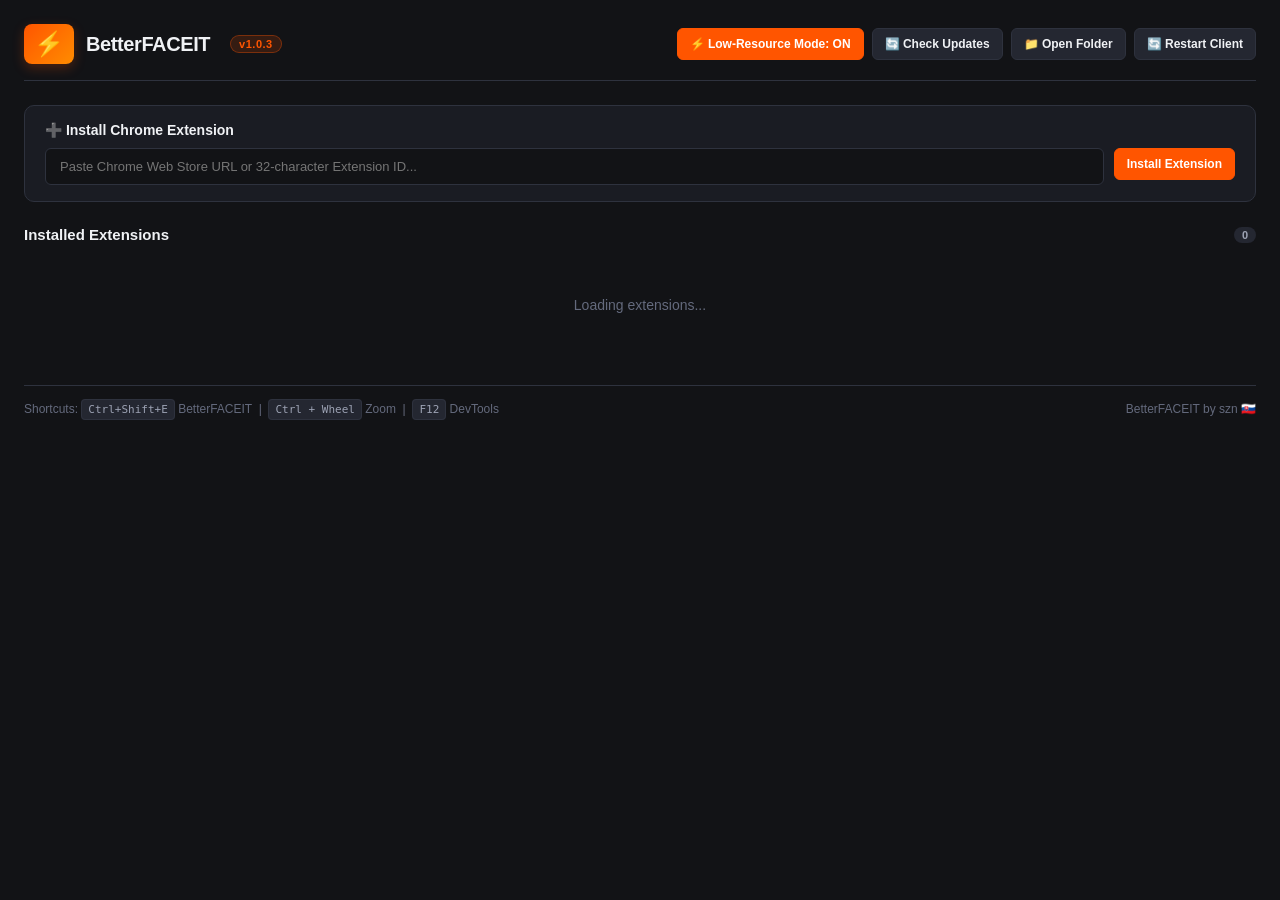
<file: src/extensionsManager.html>
<!DOCTYPE html>
<html lang="en">
<head>
    <meta charset="UTF-8">
    <meta name="viewport" content="width=device-width, initial-scale=1.0">
    <title>BetterFACEIT</title>
    <style>
        :root {
            --bg-primary: #121316;
            --bg-secondary: #1a1c23;
            --bg-tertiary: #242731;
            --border-color: #2e323e;
            --accent-color: #ff5500;
            --accent-hover: #ff6e26;
            --text-primary: #f0f2f5;
            --text-secondary: #9da3b4;
            --text-muted: #646a7d;
            --success-color: #10b981;
            --danger-color: #ef4444;
            --radius-md: 10px;
            --radius-sm: 6px;
        }

        * {
            box-sizing: border-box;
            margin: 0;
            padding: 0;
            font-family: -apple-system, BlinkMacSystemFont, "Segoe UI", Roboto, Helvetica, Arial, sans-serif;
            -webkit-user-select: none;
            user-select: none;
        }

        body {
            background-color: var(--bg-primary);
            color: var(--text-primary);
            padding: 24px;
            min-height: 100vh;
        }

        /* Minimal Dark Scrollbar */
        ::-webkit-scrollbar {
            width: 6px;
            height: 6px;
        }
        ::-webkit-scrollbar-track {
            background: #121316;
        }
        ::-webkit-scrollbar-thumb {
            background: #2a2e39;
            border-radius: 3px;
        }
        ::-webkit-scrollbar-thumb:hover {
            background: #ff5500;
        }
        * {
            scrollbar-width: thin;
            scrollbar-color: #2a2e39 #121316;
        }

        header {
            display: flex;
            align-items: center;
            justify-content: space-between;
            gap: 16px;
            margin-bottom: 24px;
            padding-bottom: 16px;
            border-bottom: 1px solid var(--border-color);
            flex-wrap: nowrap;
        }

        .header-title {
            display: flex;
            align-items: center;
            gap: 12px;
            min-width: 0;
            flex-shrink: 1;
        }

        .header-icon {
            font-size: 24px;
            background: linear-gradient(135deg, #ff5500, #ff8c00);
            padding: 6px 10px;
            border-radius: 8px;
            display: flex;
            align-items: center;
            justify-content: center;
            box-shadow: 0 4px 12px rgba(255, 85, 0, 0.25);
            flex-shrink: 0;
        }

        h1 {
            font-size: 20px;
            font-weight: 700;
            color: var(--text-primary);
            letter-spacing: -0.4px;
            white-space: nowrap;
        }

        .toggle-btn {
            font-size: 11px !important;
            font-weight: 700 !important;
            padding: 6px 12px !important;
            height: 30px !important;
            border-radius: 6px !important;
            letter-spacing: 0.3px;
            transition: all 0.2s ease !important;
            white-space: nowrap !important;
        }

        .toggle-btn.enabled {
            background: rgba(16, 185, 129, 0.12) !important;
            border-color: #10b981 !important;
            color: #10b981 !important;
        }

        .toggle-btn.enabled:hover {
            background: rgba(16, 185, 129, 0.24) !important;
        }

        .toggle-btn.disabled {
            background: rgba(100, 116, 139, 0.12) !important;
            border-color: #475569 !important;
            color: #94a3b8 !important;
        }

        .toggle-btn.disabled:hover {
            background: rgba(100, 116, 139, 0.24) !important;
            color: #e2e8f0 !important;
        }

        .restart-banner {
            background: linear-gradient(135deg, rgba(255, 85, 0, 0.15), rgba(255, 85, 0, 0.05));
            border: 1px solid var(--accent-color);
            border-radius: var(--radius-sm);
            padding: 8px 14px;
            margin-bottom: 20px;
            display: flex;
            justify-content: space-between;
            align-items: center;
            font-size: 13px;
            color: #ff8533;
        }

        .header-actions {
            display: flex;
            gap: 8px;
            align-items: center;
            flex-shrink: 0;
            flex-wrap: nowrap;
        }

        button {
            background-color: var(--bg-tertiary);
            color: var(--text-primary);
            border: 1px solid var(--border-color);
            padding: 6px 12px;
            height: 32px;
            border-radius: var(--radius-sm);
            font-size: 12px;
            font-weight: 600;
            cursor: pointer;
            transition: all 0.15s ease;
            display: inline-flex;
            align-items: center;
            justify-content: center;
            gap: 6px;
            white-space: nowrap;
            flex-shrink: 0;
            line-height: 1;
        }

        button:hover {
            background-color: #2f3442;
            border-color: #3e4455;
        }

        button.primary {
            background-color: var(--accent-color);
            border-color: var(--accent-color);
            color: #fff;
        }

        button.primary:hover {
            background-color: var(--accent-hover);
            border-color: var(--accent-hover);
        }

        .zoom-btn-group {
            display: inline-flex;
            align-items: center;
            background-color: var(--bg-secondary);
            border: 1px solid var(--border-color);
            border-radius: var(--radius-sm);
            padding: 2px 6px;
            height: 32px;
            gap: 3px;
            flex-shrink: 0;
            white-space: nowrap;
        }

        .zoom-label {
            font-size: 11px;
            color: var(--text-secondary);
            font-weight: 600;
            padding-right: 2px;
            user-select: none;
            white-space: nowrap;
        }

        .zoom-btn {
            background-color: var(--bg-tertiary) !important;
            border: 1px solid var(--border-color) !important;
            color: var(--text-primary) !important;
            width: 22px !important;
            height: 22px !important;
            padding: 0 !important;
            border-radius: 4px !important;
            font-size: 13px !important;
            font-weight: 700 !important;
            display: inline-flex !important;
            align-items: center !important;
            justify-content: center !important;
            cursor: pointer;
            transition: all 0.15s;
            flex-shrink: 0;
        }

        .zoom-btn:hover {
            border-color: var(--accent-color) !important;
            color: var(--accent-color) !important;
            background-color: var(--bg-primary) !important;
        }

        .zoom-val-btn {
            background: none !important;
            border: none !important;
            color: var(--text-primary) !important;
            font-size: 11px !important;
            font-weight: 700 !important;
            padding: 2px 4px !important;
            min-width: 36px !important;
            text-align: center;
            cursor: pointer;
            border-radius: 4px !important;
            transition: all 0.15s;
            white-space: nowrap;
            flex-shrink: 0;
        }

        .version-badge {
            font-size: 11px;
            font-weight: 700;
            background: rgba(255, 85, 0, 0.15);
            color: var(--accent-color);
            border: 1px solid rgba(255, 85, 0, 0.35);
            border-radius: 12px;
            padding: 2px 8px;
            margin-left: 8px;
            letter-spacing: 0.5px;
            align-self: center;
        }

        .update-banner {
            background: linear-gradient(90deg, #182230 0%, #151c27 100%);
            border: 1px solid #ff5500;
            border-radius: var(--radius-md);
            padding: 12px 18px;
            margin-bottom: 20px;
            display: flex;
            align-items: center;
            justify-content: space-between;
            box-shadow: 0 4px 16px rgba(255, 85, 0, 0.2);
            font-weight: 600;
            font-size: 13px;
            gap: 16px;
        }

        .update-banner span {
            display: flex;
            align-items: center;
            gap: 8px;
        }

        .install-box {
            background-color: var(--bg-secondary);
            border: 1px solid var(--border-color);
            border-radius: var(--radius-md);
            padding: 16px 20px;
            margin-bottom: 24px;
        }

        .install-box-title {
            font-size: 14px;
            font-weight: 600;
            margin-bottom: 10px;
            display: flex;
            align-items: center;
            gap: 8px;
        }

        .input-group {
            display: flex;
            gap: 10px;
        }

        input[type="text"] {
            flex: 1;
            background-color: var(--bg-primary);
            border: 1px solid var(--border-color);
            color: var(--text-primary);
            padding: 10px 14px;
            border-radius: var(--radius-sm);
            font-size: 13px;
            outline: none;
            transition: border-color 0.2s;
            user-select: text;
            -webkit-user-select: text;
        }

        input[type="text"]:focus {
            border-color: var(--accent-color);
        }

        .status-msg {
            margin-top: 10px;
            font-size: 12px;
            display: none;
        }
        .status-msg.success { color: var(--success-color); display: block; }
        .status-msg.error { color: var(--danger-color); display: block; }
        .status-msg.info { color: var(--text-secondary); display: block; }

        .section-header {
            font-size: 15px;
            font-weight: 600;
            margin-bottom: 14px;
            display: flex;
            align-items: center;
            justify-content: space-between;
        }

        .ext-count {
            background-color: var(--bg-tertiary);
            color: var(--text-secondary);
            font-size: 11px;
            padding: 2px 8px;
            border-radius: 12px;
            font-weight: 600;
        }

        .extensions-list {
            display: flex;
            flex-direction: column;
            gap: 14px;
        }

        .ext-card {
            background-color: var(--bg-secondary);
            border: 1px solid var(--border-color);
            border-radius: var(--radius-md);
            padding: 18px 20px;
            display: flex;
            align-items: center;
            justify-content: space-between;
            gap: 16px;
            transition: border-color 0.2s ease, transform 0.1s ease;
        }

        .ext-card:hover {
            border-color: #3e4455;
        }

        .ext-left {
            display: flex;
            align-items: center;
            gap: 16px;
            flex: 1;
        }

        .ext-icon-img {
            width: 48px;
            height: 48px;
            border-radius: 8px;
            object-fit: contain;
            background-color: var(--bg-tertiary);
            padding: 4px;
        }

        .ext-info {
            display: flex;
            flex-direction: column;
            gap: 4px;
        }

        .ext-name-row {
            display: flex;
            align-items: center;
            gap: 8px;
        }

        .ext-name {
            font-size: 15px;
            font-weight: 600;
            color: var(--text-primary);
        }

        .ext-version {
            font-size: 11px;
            color: var(--text-muted);
            background-color: var(--bg-primary);
            padding: 2px 6px;
            border-radius: 4px;
            border: 1px solid var(--border-color);
        }

        .ext-desc {
            font-size: 12px;
            color: var(--text-secondary);
            line-height: 1.4;
            max-width: 520px;
        }

        .ext-actions {
            display: flex;
            gap: 8px;
            align-items: center;
            flex-shrink: 0;
        }

        .settings-btn {
            background: linear-gradient(135deg, #ff5500, #ff6e26);
            border: none;
            color: white;
            font-weight: 600;
        }

        .settings-btn:hover {
            background: linear-gradient(135deg, #ff6e26, #ff8740);
        }

        .empty-state {
            text-align: center;
            padding: 40px 20px;
            color: var(--text-muted);
            font-size: 14px;
        }

        footer {
            margin-top: 32px;
            padding-top: 16px;
            border-top: 1px solid var(--border-color);
            display: flex;
            justify-content: space-between;
            align-items: center;
            font-size: 12px;
            color: var(--text-muted);
        }

        .shortcut-badge {
            background-color: var(--bg-tertiary);
            padding: 3px 6px;
            border-radius: 4px;
            font-family: monospace;
            font-size: 11px;
            color: var(--text-secondary);
            border: 1px solid var(--border-color);
        }
    </style>
</head>
<body>

    <header>
        <div class="header-title">
            <div class="header-icon">⚡</div>
            <h1>BetterFACEIT</h1>
            <span class="version-badge" id="version-badge">v1.0.3</span>
        </div>
        <div class="header-actions">
            <button id="btn-toggle-perf" class="primary" title="Toggles GPU acceleration, telemetry debloat and background low CPU mode">⚡ Low-Resource Mode: ON</button>
            <button id="btn-check-update" title="Check GitHub for BetterFACEIT & extension updates">🔄 Check Updates</button>
            <button id="btn-open-folder" title="Open extensions directory">📁 Open Folder</button>
            <button id="btn-restart-client" title="Restart FACEIT client to apply changes">🔄 Restart Client</button>
        </div>
    </header>

    <div id="update-banner" class="update-banner" style="display: none;">
        <span id="update-banner-text">🚀 New BetterFACEIT update available!</span>
        <button id="btn-do-update" class="primary">Update & Relaunch Now</button>
    </div>

    <div id="restart-banner" class="restart-banner" style="display: none;">
        <span>⚡ Extension state changed. Restart FACEIT client to apply changes.</span>
        <button id="btn-banner-restart" class="primary">🔄 Restart Now</button>
    </div>

    <div class="install-box">
        <div class="install-box-title">➕ Install Chrome Extension</div>
        <div class="input-group">
            <input type="text" id="install-input" placeholder="Paste Chrome Web Store URL or 32-character Extension ID...">
            <button class="primary" id="btn-install">Install Extension</button>
        </div>
        <div id="install-status" class="status-msg"></div>
    </div>

    <div class="section-header">
        <span>Installed Extensions</span>
        <span class="ext-count" id="ext-count">0</span>
    </div>

    <div class="extensions-list" id="extensions-list">
        <div class="empty-state">Loading extensions...</div>
    </div>

    <footer>
        <div>Shortcuts: <span class="shortcut-badge">Ctrl+Shift+E</span> BetterFACEIT &nbsp;|&nbsp; <span class="shortcut-badge">Ctrl + Wheel</span> Zoom &nbsp;|&nbsp; <span class="shortcut-badge">F12</span> DevTools</div>
        <div>BetterFACEIT by szn 🇸🇰</div>
    </footer>

    <script>
        const extListEl = document.getElementById('extensions-list');
        const extCountEl = document.getElementById('ext-count');
        const installInputEl = document.getElementById('install-input');
        const btnInstallEl = document.getElementById('btn-install');
        const installStatusEl = document.getElementById('install-status');
        const btnOpenFolderEl = document.getElementById('btn-open-folder');
        const btnRestartClientEl = document.getElementById('btn-restart-client');

        async function loadExtensions() {
            try {
                const list = await window.extAPI.getExtensions();
                extCountEl.textContent = list.length;
                if (!list || list.length === 0) {
                    extListEl.innerHTML = '<div class="empty-state">No extensions installed. Paste a link above to install one!</div>';
                    return;
                }

                extListEl.innerHTML = '';
                list.forEach(ext => {
                    const card = document.createElement('div');
                    card.className = 'ext-card';

                    const iconSrc = ext.iconDataUrl || 'data:image/svg+xml;utf8,<svg xmlns="http://www.w3.org/2000/svg" width="48" height="48" viewBox="0 0 24 24" fill="%23ff5500"><path d="M20.5 11H19V7c0-1.1-.9-2-2-2h-4V3.5C13 2.12 11.88 1 10.5 1S8 2.12 8 3.5V5H4c-1.1 0-1.99.9-1.99 2v3.8H3.5c1.49 0 2.7 1.21 2.7 2.7s-1.21 2.7-2.7 2.7H2V20c0 1.1.9 2 2 2h3.8v-1.5c0-1.49 1.21-2.7 2.7-2.7 1.49 0 2.7 1.21 2.7 2.7V22H17c1.1 0 2-.9 2-2v-4h1.5c1.38 0 2.5-1.12 2.5-2.5s-1.12-2.5-2.5-2.5z"/></svg>';

                    let buttonsHtml = `
                        <button class="toggle-btn ${ext.enabled ? 'enabled' : 'disabled'}" data-folder="${ext.folder}" data-enabled="${ext.enabled}" data-type="toggle" title="${ext.enabled ? 'Click to disable extension' : 'Click to enable extension'}">
                            ${ext.enabled ? '🟢 Enabled' : '⚪ Disabled'}
                        </button>
                    `;
                    if (ext.hasOptions) {
                        buttonsHtml += `<button class="settings-btn" data-id="${ext.id}" data-type="options" ${ext.enabled ? '' : 'disabled style="opacity:0.35;cursor:not-allowed;"'}>⚙️ Settings</button>`;
                    }
                    if (ext.hasPopup) {
                        buttonsHtml += `<button data-id="${ext.id}" data-type="popup" ${ext.enabled ? '' : 'disabled style="opacity:0.35;cursor:not-allowed;"'}>🪟 Popup</button>`;
                    }
                    buttonsHtml += `<button data-folder="${ext.folder}" data-type="folder" title="Open extension files">📂 Folder</button>`;

                    card.innerHTML = `
                        <div class="ext-left" style="${ext.enabled ? '' : 'opacity:0.75;'}">
                            <img class="ext-icon-img" src="${iconSrc}" alt="icon" onerror="this.src='data:image/svg+xml;utf8,<svg xmlns=\\'http://www.w3.org/2000/svg\\' width=\\'48\\' height=\\'48\\' viewBox=\\'0 0 24 24\\' fill=\\'%23ff5500\\'><path d=\\'M20.5 11H19V7c0-1.1-.9-2-2-2h-4V3.5C13 2.12 11.88 1 10.5 1S8 2.12 8 3.5V5H4c-1.1 0-1.99.9-1.99 2v3.8H3.5c1.49 0 2.7 1.21 2.7 2.7s-1.21 2.7-2.7 2.7H2V20c0 1.1.9 2 2 2h3.8v-1.5c0-1.49 1.21-2.7 2.7-2.7 1.49 0 2.7 1.21 2.7 2.7V22H17c1.1 0 2-.9 2-2v-4h1.5c1.38 0 2.5-1.12 2.5-2.5s-1.12-2.5-2.5-2.5z\\'/></svg>'">
                            <div class="ext-info">
                                <div class="ext-name-row">
                                    <span class="ext-name">${ext.name}</span>
                                    <span class="ext-version">v${ext.version}</span>
                                </div>
                                <div class="ext-desc">${ext.description || 'No description available.'}</div>
                            </div>
                        </div>
                        <div class="ext-actions">
                            ${buttonsHtml}
                        </div>
                    `;

                    extListEl.appendChild(card);
                });

                // Attach listeners
                extListEl.querySelectorAll('button').forEach(btn => {
                    btn.addEventListener('click', async () => {
                        const type = btn.getAttribute('data-type');
                        const id = btn.getAttribute('data-id');
                        const folder = btn.getAttribute('data-folder');
                        if (type === 'toggle') {
                            const isCurrent = btn.getAttribute('data-enabled') === 'true';
                            await window.extAPI.toggleExtension(folder, !isCurrent);
                            const banner = document.getElementById('restart-banner');
                            if (banner) banner.style.display = 'flex';
                            await loadExtensions();
                        } else if (type === 'options' || type === 'popup') {
                            await window.extAPI.openSettings(id, type);
                        } else if (type === 'folder') {
                            await window.extAPI.openFolder(folder);
                        }
                    });
                });

            } catch (err) {
                extListEl.innerHTML = `<div class="empty-state" style="color: var(--danger-color)">Error loading extensions: ${err.message}</div>`;
            }
        }

        btnOpenFolderEl.addEventListener('click', () => {
            window.extAPI.openExtensionsDir();
        });

        const btnTogglePerfEl = document.getElementById('btn-toggle-perf');
        let clientConfig = { performanceMode: true, zoomFactor: 0.95 };

        async function initConfig() {
            try {
                clientConfig = await window.extAPI.getConfig();
                updatePerfButtonUI();
            } catch (_) {}
        }

        function updatePerfButtonUI() {
            if (clientConfig.performanceMode) {
                btnTogglePerfEl.style.background = 'linear-gradient(135deg, #10b981, #059669)';
                btnTogglePerfEl.style.borderColor = '#10b981';
                btnTogglePerfEl.textContent = '⚡ Low-Resource Mode: ON';
            } else {
                btnTogglePerfEl.style.background = 'var(--bg-tertiary)';
                btnTogglePerfEl.style.borderColor = 'var(--border-color)';
                btnTogglePerfEl.textContent = '⚡ Low-Resource Mode: OFF';
            }
        }

        btnTogglePerfEl.addEventListener('click', async () => {
            const newState = !clientConfig.performanceMode;
            clientConfig = await window.extAPI.setConfig({ performanceMode: newState });
            updatePerfButtonUI();
            if (confirm(`Low-Resource Mode is now ${newState ? 'ENABLED' : 'DISABLED'}.\n\nRestart FACEIT Client now to apply GPU acceleration changes?`)) {
                window.extAPI.restartClient();
            }
        });

        initConfig();

        async function doClientRestart(btn) {
            try {
                if (btn) {
                    btn.disabled = true;
                    btn.textContent = '🔄 Restarting...';
                }
                const res = await window.extAPI.restartClient();
            } catch (_) {
                if (btn) {
                    btn.disabled = false;
                    btn.textContent = '🔄 Restart Client';
                }
            }
        }

        btnRestartClientEl.addEventListener('click', () => {
            if (confirm('Restart FACEIT Client now?')) {
                doClientRestart(btnRestartClientEl);
            }
        });

        const btnBannerRestartEl = document.getElementById('btn-banner-restart');
        if (btnBannerRestartEl) {
            btnBannerRestartEl.addEventListener('click', () => {
                doClientRestart(btnBannerRestartEl);
            });
        }

        btnInstallEl.addEventListener('click', async () => {
            const query = installInputEl.value.trim();
            if (!query) return;

            installStatusEl.className = 'status-msg info';
            installStatusEl.textContent = 'Downloading and installing extension, please wait...';
            btnInstallEl.disabled = true;

            try {
                const res = await window.extAPI.installExtension(query);
                if (res.success) {
                    installStatusEl.className = 'status-msg success';
                    installStatusEl.textContent = `Successfully installed "${res.name}"! Restart FACEIT client to activate.`;
                    installInputEl.value = '';
                    await loadExtensions();
                } else {
                    installStatusEl.className = 'status-msg error';
                    installStatusEl.textContent = `Installation failed: ${res.error}`;
                }
            } catch (e) {
                installStatusEl.className = 'status-msg error';
                installStatusEl.textContent = `Error: ${e.message}`;
            } finally {
                btnInstallEl.disabled = false;
            }
        });

        const btnCheckUpdateEl = document.getElementById('btn-check-update');
        const updateBannerEl = document.getElementById('update-banner');
        const updateBannerTextEl = document.getElementById('update-banner-text');
        const btnDoUpdateEl = document.getElementById('btn-do-update');
        const versionBadgeEl = document.getElementById('version-badge');

        async function initVersion() {
            try {
                if (window.extAPI.getVersion) {
                    const vInfo = await window.extAPI.getVersion();
                    if (vInfo && vInfo.currentVersion) {
                        versionBadgeEl.textContent = 'v' + vInfo.currentVersion;
                    }
                }
            } catch (_) {}
        }

        btnCheckUpdateEl.addEventListener('click', async () => {
            btnCheckUpdateEl.disabled = true;
            btnCheckUpdateEl.textContent = '⏳ Checking...';
            try {
                const res = await window.extAPI.checkForUpdates();
                if (res && res.updateAvailable) {
                    updateBannerTextEl.innerHTML = `🚀 <b>BetterFACEIT v${res.latestVersion}</b> is available on GitHub!`;
                    updateBannerEl.style.display = 'flex';
                    btnCheckUpdateEl.textContent = '⚡ Update Ready';
                } else {
                    btnCheckUpdateEl.textContent = '✅ Up to Date';
                    setTimeout(() => {
                        btnCheckUpdateEl.disabled = false;
                        btnCheckUpdateEl.textContent = '🔄 Check Updates';
                    }, 3000);
                }
            } catch (err) {
                btnCheckUpdateEl.textContent = '⚠️ Check Failed';
                setTimeout(() => {
                    btnCheckUpdateEl.disabled = false;
                    btnCheckUpdateEl.textContent = '🔄 Check Updates';
                }, 3000);
            }
        });

        btnDoUpdateEl.addEventListener('click', async () => {
            btnDoUpdateEl.disabled = true;
            btnDoUpdateEl.textContent = '⏳ Downloading & Updating...';
            updateBannerTextEl.textContent = '⏳ Downloading update archive & syncing extensions from GitHub...';
            try {
                const res = await window.extAPI.applyUpdate();
                if (res && res.success) {
                    updateBannerTextEl.textContent = '✅ Updated successfully! Relaunching FACEIT client...';
                } else {
                    alert('Update failed: ' + (res?.error || 'Unknown error'));
                    btnDoUpdateEl.disabled = false;
                    btnDoUpdateEl.textContent = 'Retry Update';
                }
            } catch (err) {
                alert('Update error: ' + (err.message || err));
                btnDoUpdateEl.disabled = false;
                btnDoUpdateEl.textContent = 'Retry Update';
            }
        });

        if (window.extAPI.onUpdateAvailable) {
            window.extAPI.onUpdateAvailable((info) => {
                if (info && info.updateAvailable) {
                    updateBannerTextEl.innerHTML = `🚀 <b>BetterFACEIT v${info.latestVersion}</b> is available on GitHub!`;
                    updateBannerEl.style.display = 'flex';
                    btnCheckUpdateEl.textContent = '⚡ Update Ready';
                }
            });
        }

        initVersion();
        loadExtensions();
    </script>
</body>
</html>
</file>
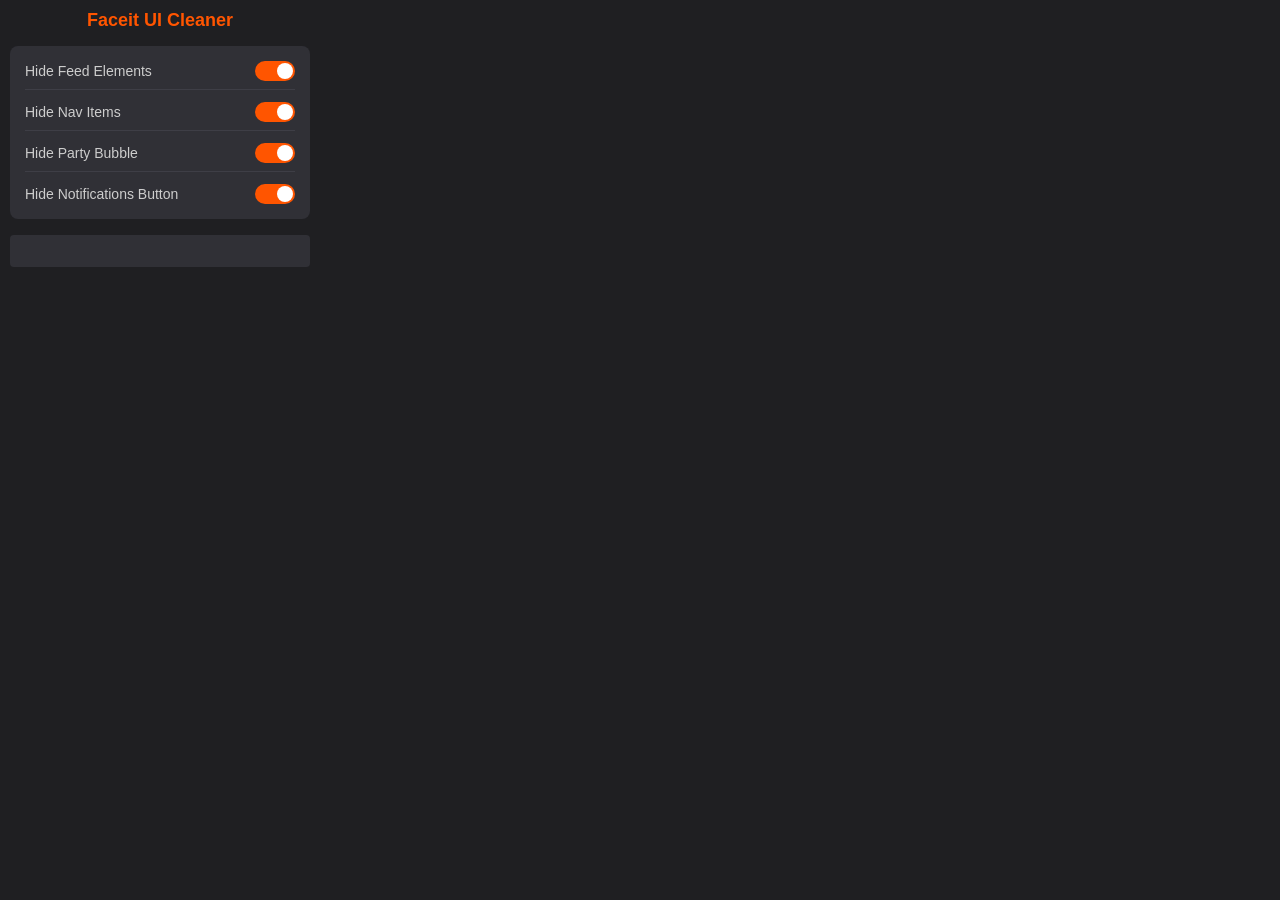
<file: extensions/cpjienndjbobchlaklajagacpiepclek/popup.html>
<!DOCTYPE html>
<html lang="en">
<head>
  <meta charset="UTF-8">
  <meta name="viewport" content="width=device-width, initial-scale=1.0">
  <title>Faceit UI Cleaner</title>
  <style>
    body {
      font-family: Arial, sans-serif;
      width: 300px;
      padding: 10px;
      margin: 0;
      background-color: #1F1F22;
      color: #fff;
    }
    
    h1 {
      font-size: 18px;
      margin-top: 0;
      margin-bottom: 15px;
      color: #ff5500;
      text-align: center;
      font-weight: 600;
    }
    
    .toggle-group {
      margin-bottom: 16px;
      background-color: #303036;
      padding: 15px;
      border-radius: 8px;
    }
    
    .toggle-row {
      display: flex;
      justify-content: space-between;
      align-items: center;
      margin-bottom: 12px;
      padding-bottom: 8px;
      border-bottom: 1px solid #3e3e46;
    }
    
    .toggle-row:last-child {
      margin-bottom: 0;
      padding-bottom: 0;
      border-bottom: none;
    }
    
    .toggle-label {
      font-size: 14px;
      color: #cdcdcd;
    }
    
    .switch {
      position: relative;
      display: inline-block;
      width: 40px;
      height: 20px;
    }
    
    .switch input {
      opacity: 0;
      width: 0;
      height: 0;
    }
    
    .slider {
      position: absolute;
      cursor: pointer;
      top: 0;
      left: 0;
      right: 0;
      bottom: 0;
      background-color: #464651;
      transition: .4s;
      border-radius: 34px;
    }
    
    .slider:before {
      position: absolute;
      content: "";
      height: 16px;
      width: 16px;
      left: 2px;
      bottom: 2px;
      background-color: #fff;
      transition: .4s;
      border-radius: 50%;
    }
    
    input:checked + .slider {
      background-color: #ff5500;
    }
    
    input:checked + .slider:before {
      transform: translateX(20px);
    }
    
    .status {
      margin-top: 10px;
      font-size: 12px;
      color: #a0a0a0;
      text-align: center;
      background-color: #303036;
      padding: 8px;
      border-radius: 4px;
      min-height: 16px;
    }
  </style>
</head>
<body>
  <h1>Faceit UI Cleaner</h1>
  
  <div class="toggle-group">
    <div class="toggle-row">
      <span class="toggle-label">Hide Feed Elements</span>
      <label class="switch">
        <input type="checkbox" id="hideFeedItems" checked>
        <span class="slider"></span>
      </label>
    </div>
    
    <div class="toggle-row">
      <span class="toggle-label">Hide Nav Items</span>
      <label class="switch">
        <input type="checkbox" id="hideNavButtons" checked>
        <span class="slider"></span>
      </label>
    </div>
    
    <div class="toggle-row">
      <span class="toggle-label">Hide Party Bubble</span>
      <label class="switch">
        <input type="checkbox" id="hidePartyWidget" checked>
        <span class="slider"></span>
      </label>
    </div>

    <div class="toggle-row">
      <span class="toggle-label">Hide Notifications Button</span>
      <label class="switch">
        <input type="checkbox" id="hideNotifications" checked>
        <span class="slider"></span>
      </label>
    </div>
  </div>
  
  <div class="status" id="statusMessage"></div>
  
  <script src="popup.js"></script>
</body>
</html>
</file>
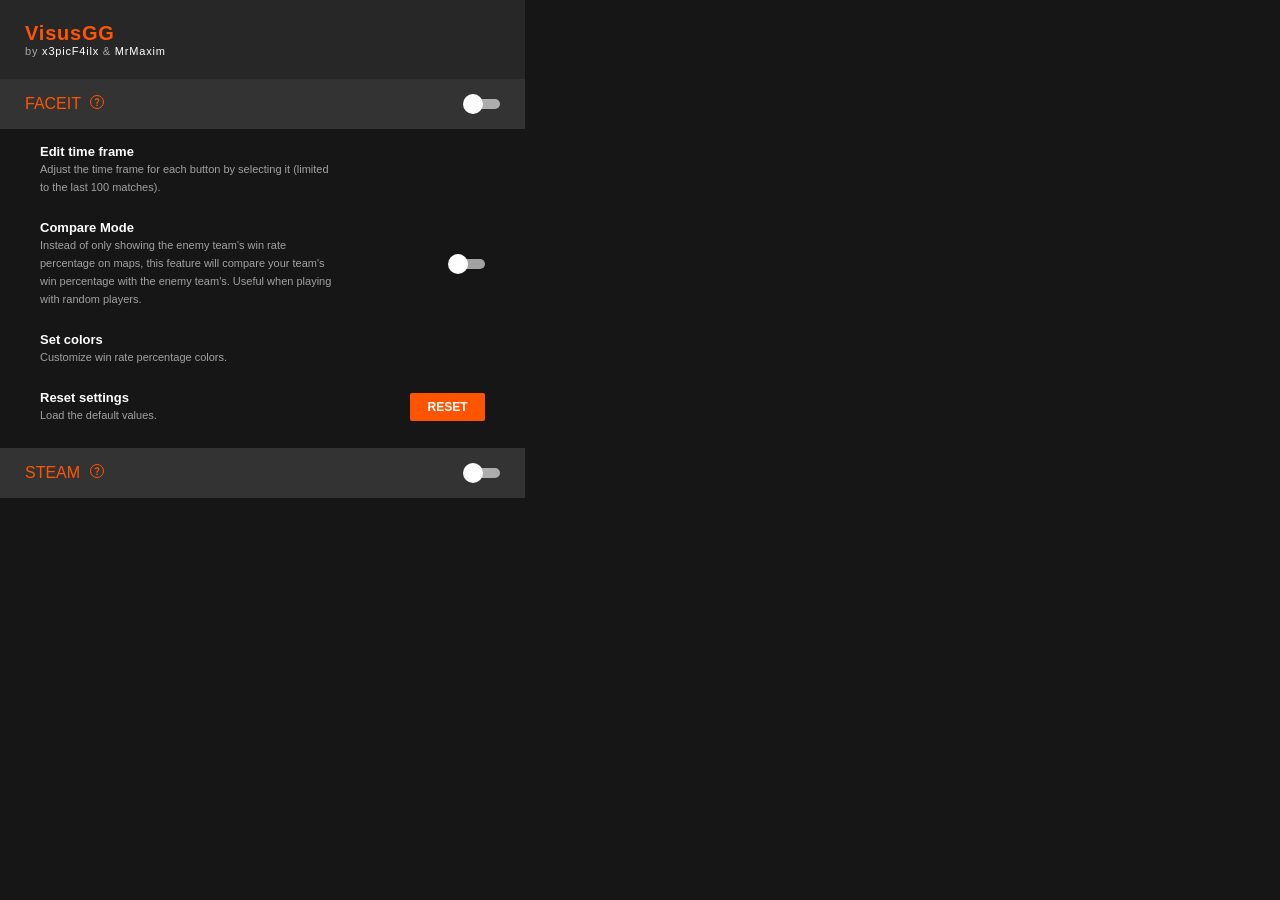
<file: extensions/kodlabmmaalpolkfolgpahbjehalecki/popup.html>
<!doctype html><html lang=en><meta charset=UTF-8><title>VisusGG</title>
<link rel=stylesheet href=popup.css><script type=module src=popup.js defer></script><main id=main><div class=heading><span>VisusGG</span>
<span class=info>by
<span class=creators>x3picF4ilx </span>&
                    <span class=creators>MrMaxim</span></span></div><form id=form autocomplete=off><div class=sub-heading><div>FaceIt
<span title="Enabling this provides insights into the win rate percentage of different maps on the FACEIT platform"><svg class="feature-helper" viewBox="0 0 24 24"><path d="M11.07 12.85c.77-1.39 2.25-2.21 3.11-3.44.91-1.29.4-3.7-2.18-3.7-1.69.0-2.52 1.28-2.87 2.34L6.54 6.96C7.25 4.83 9.18 3 11.99 3c2.35.0 3.96 1.07 4.78 2.41.7 1.15 1.11 3.3.03 4.9-1.2 1.77-2.35 2.31-2.97 3.45-.25.46-.35.76-.35 2.24h-2.89c-.01-.78-.13-2.05.48-3.15zM14 20c0 1.1-.9 2-2 2s-2-.9-2-2 .9-2 2-2 2 .9 2 2z"/></svg></span></div><div><label class=toggle><input id=toggle-faceit class=toggle-switch-input type=checkbox>
<span class=toggle-span></span></label></div></div><div class=content-container><div class=option><div class=option-content><div class=option-text><div class=option-heading>Edit time frame</div><span class=option-desc>Adjust the time frame for each button by
selecting it (limited to the last 100
matches).</span></div><div class=option-action><div id=button-edit-group></div></div></div></div><div class=option><div class=option-content><div class=option-text><div class=option-heading>Compare Mode</div><span class=option-desc>Instead of only showing the enemy team's win
rate percentage on maps, this feature will
compare your team's win percentage with the
enemy team's. Useful when playing with
random players.</span></div><div class=option-action><label class=toggle><input id=form-switch-input class=toggle-switch-input type=checkbox>
<span class=toggle-span></span></label></div></div></div><div class=option><div class=option-content><div class=option-text><div class=option-heading>Set colors</div><span class=option-desc>Customize win rate percentage colors.</span></div><div class=option-action><div id=form-color-picker-wrapper1><input class=form-color-picker id=form-picker1 data-coloris></div><div id=form-color-picker-wrapper2><input class=form-color-picker id=form-picker2 data-coloris></div></div></div></div><div class=option style=padding-bottom:10px><div class=option-content><div class=option-text><div class=option-heading>Reset settings</div><span class=option-desc>Load the default values.</span></div><div class=option-action><button class=form-submit-btn id=reset-btn name=reset>
reset</button></div></div></div><div id=time-frame-modal><div id=time-frame-units class=time-frame-btn-group><button class=time-frame-btn value=days>
Days
</button>
<button class=time-frame-btn value=weeks>
Weeks
</button>
<button class=time-frame-btn value=months>
Months
</button>
<button class=time-frame-btn value=years>
Years</button></div><div id=time-frame-numbers class=time-frame-btn-group><button class=time-frame-btn value=1>1</button>
<button class=time-frame-btn value=2>2</button>
<button class=time-frame-btn value=3>3</button>
<button class=time-frame-btn value=4>4</button>
<button class=time-frame-btn value=5>5</button>
<button class=time-frame-btn value=6>6</button>
<button class=time-frame-btn value=7>7</button>
<button class=time-frame-btn value=8>8</button>
<button class=time-frame-btn value=9>9</button></div></div></div><div class=sub-heading><div>Steam
<span title="Enabling this allows you to view FACEIT account details directly on Steam profiles"><svg class="feature-helper" viewBox="0 0 24 24"><path d="M11.07 12.85c.77-1.39 2.25-2.21 3.11-3.44.91-1.29.4-3.7-2.18-3.7-1.69.0-2.52 1.28-2.87 2.34L6.54 6.96C7.25 4.83 9.18 3 11.99 3c2.35.0 3.96 1.07 4.78 2.41.7 1.15 1.11 3.3.03 4.9-1.2 1.77-2.35 2.31-2.97 3.45-.25.46-.35.76-.35 2.24h-2.89c-.01-.78-.13-2.05.48-3.15zM14 20c0 1.1-.9 2-2 2s-2-.9-2-2 .9-2 2-2 2 .9 2 2z"/></svg></span></div><div><label class=toggle><input id=toggle-steam class=toggle-switch-input type=checkbox>
<span class=toggle-span></span></label></div></div></form></main>
</file>
